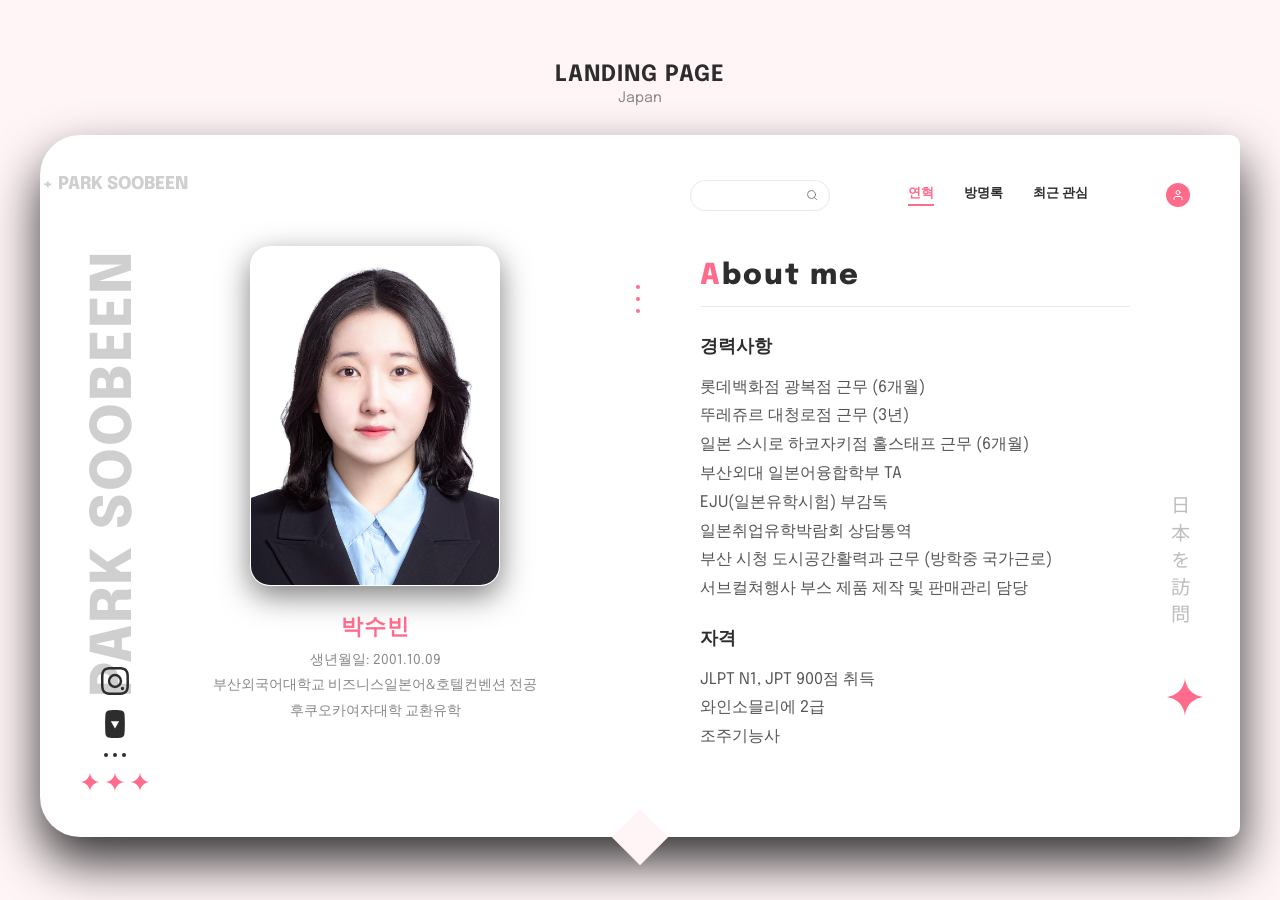
<file: index.html>
<!DOCTYPE html>
<html lang="en">

<head>
    <meta charset="UTF-8">
    <meta name="viewport" content="width=device-width, initial-scale=1.0">
    <title>Landing Page - Japan</title>
    <link rel="preconnect" href="https://fonts.googleapis.com">
    <link rel="preconnect" href="https://fonts.gstatic.com" crossorigin>
    <link
        href="https://fonts.googleapis.com/css2?family=Epilogue:wght@400;600;700;800;900&family=Noto+Sans+JP:wght@400;700;900&display=swap"
        rel="stylesheet">
    <link rel="stylesheet" href="style.css">
</head>

<body>

    <div class="header-title">
        <h1>LANDING PAGE</h1>
        <p>Japan</p>
    </div>

    <div class="landing-card">
        <!-- Left Column -->
        <div class="left-col">
            <div class="left-branding">
                <div class="plus-japan">+ PARK SOOBEEN</div>
                <div class="vert-title">PARK SOOBEEN</div>
                <div class="vert-jp-text">
                    <a href="https://www.instagram.com" target="_blank" class="ig-link" aria-label="Instagram">
                        <svg viewBox="0 0 24 24" class="ig-icon">
                            <path
                                d="M12 2.163c3.204 0 3.584.012 4.85.07 3.252.148 4.771 1.691 4.919 4.919.058 1.265.069 1.645.069 4.849 0 3.205-.012 3.584-.069 4.849-.149 3.225-1.664 4.771-4.919 4.919-1.266.058-1.644.07-4.85.07-3.204 0-3.584-.012-4.849-.07-3.26-.149-4.771-1.699-4.919-4.92-.058-1.265-.07-1.644-.07-4.849 0-3.204.013-3.583.07-4.849.149-3.227 1.664-4.771 4.919-4.919 1.266-.057 1.645-.069 4.849-.069zM12 0C8.741 0 8.333.014 7.053.072 2.695.272.273 2.69.073 7.052.014 8.333 0 8.741 0 12c0 3.259.014 3.668.072 4.948.2 4.358 2.618 6.78 6.98 6.98C8.333 23.986 8.741 24 12 24c3.259 0 3.668-.014 4.948-.072 4.354-.2 6.782-2.618 6.979-6.98.059-1.28.073-1.689.073-4.948 0-3.259-.014-3.667-.072-4.947-.196-4.354-2.617-6.78-6.979-6.98C15.668.014 15.259 0 12 0zm0 5.838a6.162 6.162 0 100 12.324 6.162 6.162 0 000-12.324zM12 16a4 4 0 110-8 4 4 0 010 8zm6.406-11.845a1.44 1.44 0 100 2.881 1.44 1.44 0 000-2.881z" />
                        </svg>
                    </a>
                    <a href="https://www.youtube.com" target="_blank" class="yt-link" aria-label="YouTube">
                        <svg viewBox="0 0 24 24" class="yt-icon">
                            <path
                                d="M23.498 6.186a3.016 3.016 0 0 0-2.122-2.136C19.505 3.545 12 3.545 12 3.545s-7.505 0-9.377.505A3.017 3.017 0 0 0 .502 6.186C0 8.07 0 12 0 12s0 3.93.502 5.814a3.016 3.016 0 0 0 2.122 2.136c1.871.505 9.376.505 9.376.505s7.505 0 9.377-.505a3.015 3.015 0 0 0 2.122-2.136C24 15.93 24 12 24 12s0-3.93-.502-5.814zM9.545 15.568V8.432L15.818 12l-6.273 3.568z" />
                        </svg>
                    </a>
                    <div class="dots">
                        <div></div>
                        <div></div>
                        <div></div>
                    </div>
                    <div class="sparkle-group">
                        <svg viewBox="0 0 24 24" class="sparkle-icon">
                            <path
                                d="M12 0C12 6.62742 17.3726 12 24 12C17.3726 12 12 17.3726 12 24C12 17.3726 6.62742 12 0 12C6.62742 12 12 6.62742 12 0Z" />
                        </svg>
                        <svg viewBox="0 0 24 24" class="sparkle-icon">
                            <path
                                d="M12 0C12 6.62742 17.3726 12 24 12C17.3726 12 12 17.3726 12 24C12 17.3726 6.62742 12 0 12C6.62742 12 12 6.62742 12 0Z" />
                        </svg>
                        <svg viewBox="0 0 24 24" class="sparkle-icon">
                            <path
                                d="M12 0C12 6.62742 17.3726 12 24 12C17.3726 12 12 17.3726 12 24C12 17.3726 6.62742 12 0 12C6.62742 12 12 6.62742 12 0Z" />
                        </svg>
                    </div>
                </div>
            </div>
            <div class="profile-wrapper">
                <div class="image-container">
                    <img src="박수빈님 흰배경.jpg" alt="Profile picture">
                </div>
                <div class="profile-info fade-slide-in">
                    <p class="profile-name">박수빈</p>
                    <p class="profile-detail">생년월일: 2001.10.09</p>
                    <p class="profile-detail">부산외국어대학교 비즈니스일본어&호텔컨벤션 전공</p>
                    <p class="profile-detail">후쿠오카여자대학 교환유학</p>
                </div>
            </div>

            <div class="dots-vert">
                <div class="dot"></div>
                <div class="dot"></div>
                <div class="dot"></div>
            </div>
        </div>

        <!-- Right Column -->
        <div class="right-col">
            <div class="nav-bar">
                <div class="search">
                    <input type="text" placeholder="">
                    <svg viewBox="0 0 24 24" fill="none" stroke="currentColor" stroke-width="2" stroke-linecap="round"
                        stroke-linejoin="round">
                        <circle cx="11" cy="11" r="8"></circle>
                        <line x1="21" y1="21" x2="16.65" y2="16.65"></line>
                    </svg>
                </div>
                <div class="nav-links">
                    <div class="active-link"><a href="index.html" class="nav-a active">연혁</a></div>
                    <div><a href="guestbook.html" class="nav-a">방명록</a></div>
                    <div><a href="interests.html" class="nav-a">최근 관심</a></div>
                </div>
                <div class="profile-icon">
                    <svg viewBox="0 0 24 24" fill="none" stroke="currentColor" stroke-width="2" stroke-linecap="round"
                        stroke-linejoin="round">
                        <path d="M20 21v-2a4 4 0 0 0-4-4H8a4 4 0 0 0-4 4v2"></path>
                        <circle cx="12" cy="7" r="4"></circle>
                    </svg>
                </div>
            </div>

            <div class="content-area fade-slide-in">
                <div class="enjoy-japan">About me</div>
                <div class="line dark"></div>


                <div class="desc" style="margin-bottom: 20px;">
                    <strong>경력사항</strong><br>
                    롯데백화점 광복점 근무 (6개월)<br>
                    뚜레쥬르 대청로점 근무 (3년)<br>
                    일본 스시로 하코자키점 홀스태프 근무 (6개월)<br>
                    부산외대 일본어융합학부 TA<br>
                    EJU(일본유학시험) 부감독<br>
                    일본취업유학박람회 상담통역<br>
                    부산 시청 도시공간활력과 근무 (방학중 국가근로)<br>
                    서브컬쳐행사 부스 제품 제작 및 판매관리 담당
                </div>

                <div class="desc" style="margin-bottom: 40px;">
                    <strong>자격</strong><br>
                    JLPT N1, JPT 900점 취득<br>
                    와인소믈리에 2급<br>
                    조주기능사
                </div>



            </div>

            <div class="vert-tour">Tour</div>
            <div class="vert-jp-tour">日本を訪問</div>
            <svg class="sparkle-big-right sparkle-icon" viewBox="0 0 24 24">
                <path
                    d="M12 0C12 6.62742 17.3726 12 24 12C17.3726 12 12 17.3726 12 24C12 17.3726 6.62742 12 0 12C6.62742 12 12 6.62742 12 0Z" />
            </svg>
        </div>
    </div>

    <script src="script.js"></script>
</body>

</html>
</file>
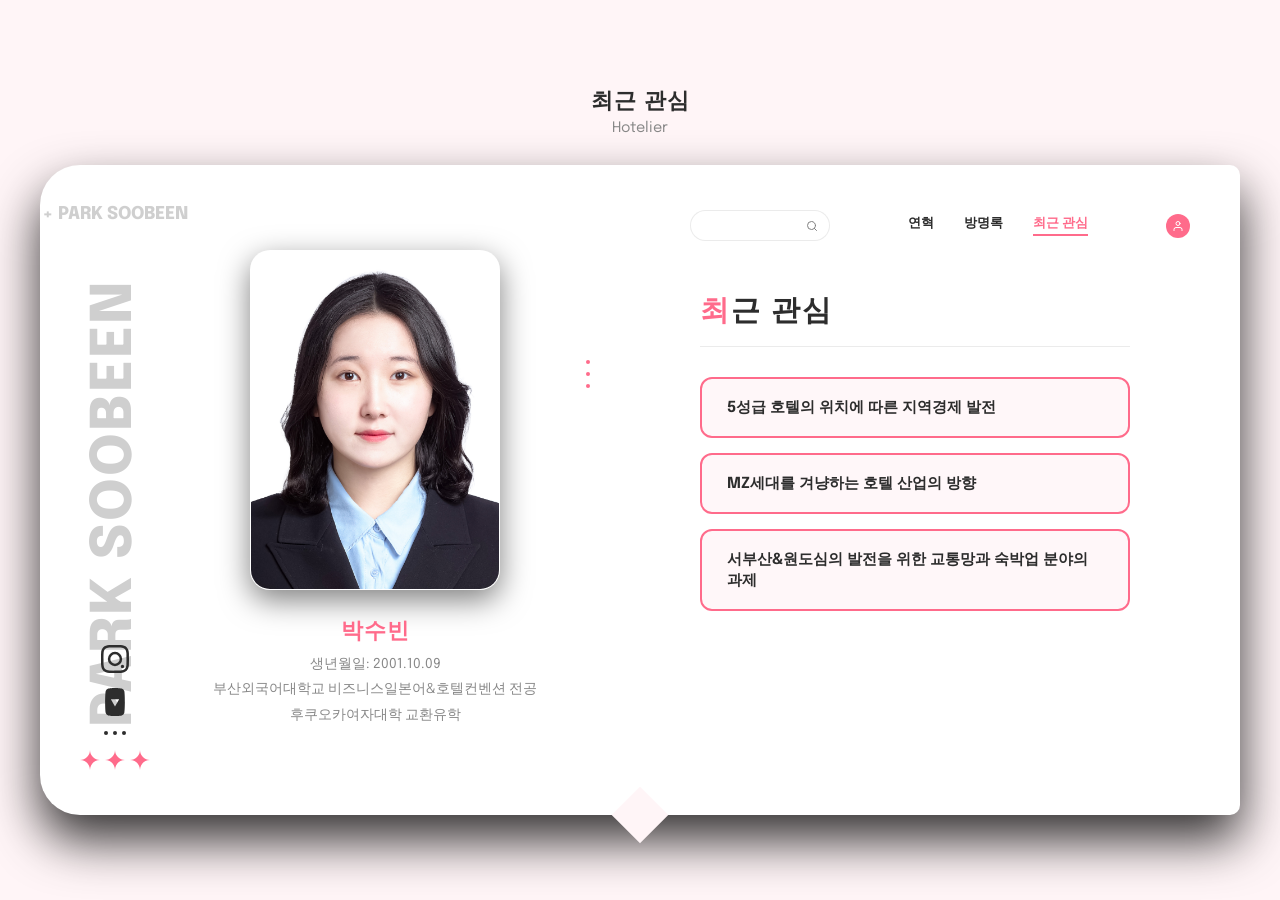
<file: interests.html>
<!DOCTYPE html>
<html lang="en">

<head>
    <meta charset="UTF-8">
    <meta name="viewport" content="width=device-width, initial-scale=1.0">
    <title>최근 관심 - Hotelier</title>
    <link rel="preconnect" href="https://fonts.googleapis.com">
    <link rel="preconnect" href="https://fonts.gstatic.com" crossorigin>
    <link
        href="https://fonts.googleapis.com/css2?family=Epilogue:wght@400;600;700;800;900&family=Noto+Sans+JP:wght@400;700;900&display=swap"
        rel="stylesheet">
    <link rel="stylesheet" href="style.css">
</head>

<body>

    <div class="header-title">
        <h1>최근 관심</h1>
        <p>Hotelier</p>
    </div>

    <div class="landing-card">
        <!-- Left Column -->
        <div class="left-col">
            <div class="left-branding">
                <div class="plus-japan">+ PARK SOOBEEN</div>
                <div class="vert-title">PARK SOOBEEN</div>
                <div class="vert-jp-text">
                    <a href="https://www.instagram.com" target="_blank" class="ig-link" aria-label="Instagram">
                        <svg viewBox="0 0 24 24" class="ig-icon">
                            <path d="M12 2.163c3.204 0 3.584.012 4.85.07 3.252.148 4.771 1.691 4.919 4.919.058 1.265.069 1.645.069 4.849 0 3.205-.012 3.584-.069 4.849-.149 3.225-1.664 4.771-4.919 4.919-1.266.058-1.644.07-4.85.07-3.204 0-3.584-.012-4.849-.07-3.26-.149-4.771-1.699-4.919-4.92-.058-1.265-.07-1.644-.07-4.849 0-3.204.013-3.583.07-4.849.149-3.227 1.664-4.771 4.919-4.919 1.266-.057 1.645-.069 4.849-.069zM12 0C8.741 0 8.333.014 7.053.072 2.695.272.273 2.69.073 7.052.014 8.333 0 8.741 0 12c0 3.259.014 3.668.072 4.948.2 4.358 2.618 6.78 6.98 6.98C8.333 23.986 8.741 24 12 24c3.259 0 3.668-.014 4.948-.072 4.354-.2 6.782-2.618 6.979-6.98.059-1.28.073-1.689.073-4.948 0-3.259-.014-3.667-.072-4.947-.196-4.354-2.617-6.78-6.979-6.98C15.668.014 15.259 0 12 0zm0 5.838a6.162 6.162 0 100 12.324 6.162 6.162 0 000-12.324zM12 16a4 4 0 110-8 4 4 0 010 8zm6.406-11.845a1.44 1.44 0 100 2.881 1.44 1.44 0 000-2.881z"/>
                        </svg>
                    </a>
                    <a href="https://www.youtube.com" target="_blank" class="yt-link" aria-label="YouTube">
                        <svg viewBox="0 0 24 24" class="yt-icon">
                            <path d="M23.498 6.186a3.016 3.016 0 0 0-2.122-2.136C19.505 3.545 12 3.545 12 3.545s-7.505 0-9.377.505A3.017 3.017 0 0 0 .502 6.186C0 8.07 0 12 0 12s0 3.93.502 5.814a3.016 3.016 0 0 0 2.122 2.136c1.871.505 9.376.505 9.376.505s7.505 0 9.377-.505a3.015 3.015 0 0 0 2.122-2.136C24 15.93 24 12 24 12s0-3.93-.502-5.814zM9.545 15.568V8.432L15.818 12l-6.273 3.568z"/>
                        </svg>
                    </a>
                    <div class="dots">
                        <div></div>
                        <div></div>
                        <div></div>
                    </div>
                    <div class="sparkle-group">
                        <svg viewBox="0 0 24 24" class="sparkle-icon">
                            <path d="M12 0C12 6.62742 17.3726 12 24 12C17.3726 12 12 17.3726 12 24C12 17.3726 6.62742 12 0 12C6.62742 12 12 6.62742 12 0Z" />
                        </svg>
                        <svg viewBox="0 0 24 24" class="sparkle-icon">
                            <path d="M12 0C12 6.62742 17.3726 12 24 12C17.3726 12 12 17.3726 12 24C12 17.3726 6.62742 12 0 12C6.62742 12 12 6.62742 12 0Z" />
                        </svg>
                        <svg viewBox="0 0 24 24" class="sparkle-icon">
                            <path d="M12 0C12 6.62742 17.3726 12 24 12C17.3726 12 12 17.3726 12 24C12 17.3726 6.62742 12 0 12C6.62742 12 12 6.62742 12 0Z" />
                        </svg>
                    </div>
                </div>
            </div>
            <div class="profile-wrapper">
                <div class="image-container">
                    <img src="박수빈님 흰배경.jpg" alt="Profile picture">
                </div>
                <div class="profile-info fade-slide-in">
                    <p class="profile-name">박수빈</p>
                    <p class="profile-detail">생년월일: 2001.10.09</p>
                    <p class="profile-detail">부산외국어대학교 비즈니스일본어&호텔컨벤션 전공</p>
                    <p class="profile-detail">후쿠오카여자대학 교환유학</p>
                </div>
                <div class="dots-vert">
                    <div class="dot"></div>
                    <div class="dot"></div>
                    <div class="dot"></div>
                </div>
            </div>
        </div>

        <!-- Right Column -->
        <div class="right-col">
            <div class="nav-bar">
                <div class="search">
                    <input type="text" placeholder="">
                    <svg viewBox="0 0 24 24" fill="none" stroke="currentColor" stroke-width="2" stroke-linecap="round" stroke-linejoin="round">
                        <circle cx="11" cy="11" r="8"></circle>
                        <line x1="21" y1="21" x2="16.65" y2="16.65"></line>
                    </svg>
                </div>
                <div class="nav-links">
                    <div><a href="index.html" class="nav-a">연혁</a></div>
                    <div><a href="guestbook.html" class="nav-a">방명록</a></div>
                    <div class="active-link"><a href="interests.html" class="nav-a active">최근 관심</a></div>
                </div>
                <div class="profile-icon">
                    <svg viewBox="0 0 24 24" fill="none" stroke="currentColor" stroke-width="2" stroke-linecap="round" stroke-linejoin="round">
                        <path d="M20 21v-2a4 4 0 0 0-4-4H8a4 4 0 0 0-4 4v2"></path>
                        <circle cx="12" cy="7" r="4"></circle>
                    </svg>
                </div>
            </div>

            <div class="content-area fade-slide-in">
                <div class="enjoy-japan">최근 관심</div>
                <div class="line dark"></div>

                <div class="interests-container">
                    <div class="interest-bar">
                        <p>5성급 호텔의 위치에 따른 지역경제 발전</p>
                    </div>
                    <div class="interest-bar">
                        <p>MZ세대를 겨냥하는 호텔 산업의 방향</p>
                    </div>
                    <div class="interest-bar">
                        <p>서부산&원도심의 발전을 위한 교통망과 숙박업 분야의 과제</p>
                    </div>
                </div>

            </div>
        </div>
    </div>

    <script src="script.js"></script>
</body>

</html>
</file>
<file: style.css>
:root {
    --bg-dark: #FFF5F7; /* light floral pink background */
    --card-gray: #FFFFFF; /* white card */
    --text-dark: #2D2D2D; /* black text */
    --text-gray: #888888; /* grey text */
    --accent-blue: #FF6B8B; /* radiant pink/coral accent */
    --border-line: rgba(0, 0, 0, 0.08); /* faint dark border */
}

* {
    box-sizing: border-box;
    margin: 0;
    padding: 0;
}

body {
    background-color: var(--bg-dark);
    color: var(--text-dark);
    font-family: 'Epilogue', sans-serif;
    min-height: 100vh;
    display: flex;
    flex-direction: column;
    align-items: center;
    justify-content: center;
    padding: 40px 20px;
}

.header-title {
    text-align: center;
    margin-bottom: 30px;
    text-transform: uppercase;
}

.header-title h1 {
    font-size: 1.4rem;
    font-weight: 700;
    letter-spacing: 1px;
    margin-bottom: 5px;
    color: var(--text-dark);
}

.header-title p {
    font-size: 0.9rem;
    color: var(--text-gray);
    text-transform: none;
}

.landing-card {
    display: flex;
    width: 100%;
    max-width: 1200px;
    min-height: 650px;
    height: auto;
    background-color: var(--card-gray);
    border-radius: 40px 10px 10px 40px;
    color: var(--text-dark);
    position: relative;
    box-shadow: 0 25px 50px rgba(0, 0, 0, 0.8);
    overflow: visible;
}

.landing-card::after {
    content: '';
    position: absolute;
    bottom: -20px;
    left: 50%;
    transform: translateX(-50%) rotate(45deg);
    width: 40px;
    height: 40px;
    background-color: var(--bg-dark);
}

.landing-card::before {
    content: '';
    position: absolute;
    top: 0;
    bottom: 0;
    left: 50%;
    width: 2px;
    background: linear-gradient(to right, rgba(255, 255, 255, 0.05), rgba(255, 255, 255, 0));
    transform: translateX(-50%);
    z-index: 10;
}

.left-col,
.right-col {
    flex: 1;
    position: relative;
    padding: 45px 50px;
}

/* ----- LEFT COLUMN ----- */
.left-col {
    display: flex;
}

.left-branding {
    display: flex;
    flex-direction: column;
    align-items: center;
    width: 50px;
    position: relative;
    margin-right: 20px;
}

.plus-japan {
    font-weight: 800;
    font-size: 1.1rem;
    white-space: nowrap;
    margin-top: -5px;
    margin-bottom: 40px;
    color: #CFCFCF;
}

.vert-title {
    font-size: 3.5rem;
    font-weight: 800;
    transform: rotate(180deg);
    writing-mode: vertical-rl;
    letter-spacing: 2px;
    position: absolute;
    top: 70px;
    color: #CFCFCF;
}

.vert-jp-text {
    font-family: 'Noto Sans JP', sans-serif;
    font-size: 1.6rem;
    font-weight: 900;
    writing-mode: vertical-rl;
    letter-spacing: 6px;
    position: absolute;
    bottom: 0px;
    display: flex;
    align-items: center;
    gap: 15px;
}

.yt-link, .ig-link {
    cursor: pointer;
    transition: transform 0.2s ease, opacity 0.2s;
    display: flex;
    align-items: center;
    justify-content: center;
}

.yt-link:hover, .ig-link:hover {
    transform: scale(1.1);
    opacity: 0.8;
}

.yt-link:hover .yt-icon, .ig-link:hover .ig-icon {
    fill: var(--accent-blue);
}

.yt-icon, .ig-icon {
    width: 28px;
    height: 28px;
    fill: var(--text-dark);
    transform: rotate(90deg);
    transition: fill 0.2s;
}

.sparkle-group {
    display: flex;
    flex-direction: column;
    gap: 5px;
}

.sparkle-group svg {
    width: 20px;
    height: 20px;
    transform: rotate(90deg);
}

.vert-jp-text .dots {
    display: flex;
    flex-direction: column;
    align-items: center;
    gap: 5px;
}

.vert-jp-text .dots div {
    width: 4px;
    height: 4px;
    background: var(--text-dark);
    border-radius: 50%;
}

.profile-wrapper {
    flex: 1;
    display: flex;
    flex-direction: column;
    justify-content: center;
    align-items: center;
    gap: 25px;
    height: 100%;
    position: relative;
}

.image-container {
    width: 250px;
    height: 340px;
    border-radius: 20px;
    overflow: hidden;
    box-shadow: 0 10px 30px rgba(0, 0, 0, 0.5);
    border: 1px solid rgba(255,255,255,0.05);
    position: relative;
}

.image-container img {
    width: 100%;
    height: 100%;
    object-fit: cover;
    object-position: center;
}

.profile-info {
    text-align: center;
    width: 100%;
}

.profile-name {
    font-size: 1.4rem;
    font-weight: 800;
    margin-bottom: 8px;
    color: var(--accent-blue);
    letter-spacing: 1px;
}

.profile-detail {
    font-size: 0.85rem;
    color: var(--text-gray);
    margin-bottom: 5px;
    line-height: 1.5;
}

.dots-vert {
    position: absolute;
    right: 0px;
    top: 150px;
    display: flex;
    flex-direction: column;
    gap: 8px;
}

.dots-vert .dot {
    width: 4px;
    height: 4px;
    background-color: var(--accent-blue);
    border-radius: 50%;
}

/* ----- RIGHT COLUMN ----- */
.nav-bar {
    display: flex;
    justify-content: space-between;
    align-items: center;
    margin-bottom: 50px;
}

.search {
    position: relative;
}

.search input {
    background-color: rgba(255, 255, 255, 0.08);
    color: var(--text-dark);
    border: 1px solid var(--border-line);
    border-radius: 20px;
    padding: 8px 16px;
    padding-right: 32px;
    font-family: inherit;
    font-size: 0.8rem;
    width: 140px;
    outline: none;
    transition: border-color 0.2s;
}

.search input:focus {
    border-color: var(--accent-blue);
}

.search svg {
    position: absolute;
    right: 12px;
    top: 50%;
    transform: translateY(-50%);
    width: 12px;
    height: 12px;
    opacity: 0.6;
    stroke: var(--text-dark);
}

.nav-links {
    display: flex;
    gap: 30px;
    font-size: 0.8rem;
    font-weight: 700;
}

.nav-links div {
    cursor: pointer;
}

.active-link {
    border-bottom: 2px solid var(--accent-blue);
    padding-bottom: 2px;
}

.active-link .nav-a {
    color: var(--accent-blue);
}

.profile-icon {
    width: 24px;
    height: 24px;
    background-color: var(--accent-blue);
    border-radius: 50%;
    color: #fff;
    display: flex;
    align-items: center;
    justify-content: center;
    cursor: pointer;
}

.profile-icon svg {
    width: 12px;
    height: 12px;
}

.content-area {
    padding-right: 60px;
    position: relative;
    padding-left: 10px;
}

.enjoy-japan {
    font-size: 1.8rem;
    font-weight: 800;
    letter-spacing: 2px;
    margin-bottom: 15px;
    color: var(--text-dark);
}

.enjoy-japan::first-letter {
    color: var(--accent-blue);
}

.line {
    width: 100%;
    height: 1px;
    background-color: var(--border-line);
    margin-bottom: 25px;
    position: relative;
}

.desc {
    font-size: 1rem;
    line-height: 1.8;
    color: #555555;
    margin-bottom: 30px;
    max-width: 90%;
}

.desc strong {
    color: var(--text-dark);
    font-weight: 800;
    font-size: 1.1rem;
    display: inline-block;
    margin-bottom: 10px;
}

.cols {
    display: flex;
    gap: 60px;
    margin-bottom: 40px;
    position: relative;
    margin-top: 50px;
}

.cols::before {
    content: '';
    position: absolute;
    top: -20px;
    left: 0;
    width: 100%;
    height: 1px;
    background-color: var(--border-line);
}

.cols .left-part h3 {
    font-size: 1.6rem;
    font-weight: 800;
    margin-bottom: 15px;
    color: var(--accent-blue);
}

.cols .right-part h4 {
    font-size: 0.9rem;
    font-weight: 800;
    margin-bottom: 15px;
}

.cols-text {
    font-size: 0.8rem;
    line-height: 1.6;
    color: var(--text-gray);
    max-width: 200px;
}

.see-more-section {
    position: relative;
    margin-top: 40px;
}

.see-more {
    font-size: 1.2rem;
    font-weight: 800;
    margin-bottom: 15px;
    text-transform: lowercase;
    cursor: pointer;
    display: inline-block;
    color: var(--accent-blue);
}

.bottom-line {
    width: 100%;
    height: 1px;
    background-color: var(--border-line);
    margin-bottom: 15px;
    position: relative;
}

.sparkle-see-more {
    position: absolute;
    right: 0;
    top: -15px;
    width: 30px;
    height: 30px;
}

.footer {
    display: flex;
    justify-content: space-between;
    align-items: center;
}

.address {
    font-size: 0.8rem;
    color: var(--text-gray);
    font-weight: 600;
}

.socials {
    display: flex;
    gap: 8px;
}

.social {
    width: 22px;
    height: 22px;
    background-color: var(--border-line);
    color: var(--text-dark);
    border-radius: 50%;
    display: flex;
    align-items: center;
    justify-content: center;
    font-size: 0.6rem;
    cursor: pointer;
    font-weight: bold;
    transition: background 0.2s, color 0.2s;
}

.social:hover {
    background-color: var(--accent-blue);
    color: #fff;
}

.vert-tour {
    position: absolute;
    right: 40px;
    top: 200px;
    font-size: 2.8rem;
    font-weight: 800;
    writing-mode: vertical-rl;
    letter-spacing: 2px;
    color: rgba(255, 255, 255, 0.05); /* very subtle dark theme watermark */
}

.vert-jp-tour {
    position: absolute;
    right: 45px;
    top: 360px;
    font-family: 'Noto Sans JP', sans-serif;
    font-size: 1.2rem;
    font-weight: 400;
    writing-mode: vertical-rl;
    letter-spacing: 8px;
    opacity: 0.3;
}

.sparkle-big-right {
    position: absolute;
    right: 35px;
    bottom: 120px;
    width: 40px;
    height: 40px;
}

/* SVG Sparkle Icon */
.sparkle-icon {
    fill: var(--accent-blue);
}

/* Guestbook Additions */
.nav-a {
    text-decoration: none;
    color: inherit;
    transition: color 0.2s;
}

.nav-a:hover {
    color: var(--accent-blue);
}

.gb-container {
    margin-top: 30px;
    width: 100%;
}

.gb-form {
    display: flex;
    flex-direction: column;
    gap: 15px;
    margin-bottom: 30px;
}

.gb-form input,
.gb-form textarea {
    background: transparent;
    border: none;
    border-bottom: 1px solid var(--border-line);
    padding: 10px 0;
    font-family: inherit;
    font-size: 0.9rem;
    color: var(--text-dark);
    outline: none;
    resize: none;
    transition: border-color 0.2s;
}

.gb-form input::placeholder,
.gb-form textarea::placeholder {
    color: #555;
}

.gb-form input:focus,
.gb-form textarea:focus {
    border-bottom-color: var(--accent-blue);
}

.gb-submit {
    align-self: flex-start;
    background-color: var(--accent-blue);
    color: #ffffff;
    border: none;
    padding: 10px 24px;
    border-radius: 20px;
    cursor: pointer;
    font-size: 0.8rem;
    font-weight: 700;
    font-family: inherit;
    transition: transform 0.2s, opacity 0.2s;
}

.gb-submit:hover {
    transform: translateY(-2px);
    opacity: 0.9;
    box-shadow: 0 4px 15px rgba(0, 102, 255, 0.4);
}

.gb-entries {
    display: flex;
    flex-direction: column;
    gap: 20px;
    max-height: 200px;
    overflow-y: auto;
    padding-right: 15px;
}

.gb-entries::-webkit-scrollbar {
    width: 4px;
}

.gb-entries::-webkit-scrollbar-thumb {
    background-color: var(--border-line);
    border-radius: 4px;
}

.gb-entry {
    background-color: rgba(255, 255, 255, 0.05);
    padding: 15px;
    border-radius: 10px;
    display: flex;
    flex-direction: column;
    gap: 5px;
    border: 1px solid rgba(255, 255, 255, 0.02);
}

.gb-entry-name {
    font-weight: 800;
    font-size: 0.85rem;
    color: var(--accent-blue);
}

.gb-entry-msg {
    font-size: 0.8rem;
    color: var(--text-gray);
    line-height: 1.5;
}

/* Animations */
.fade-slide-in {
    opacity: 0;
    animation: fadeSlideRight 0.8s cubic-bezier(0.2, 0.8, 0.2, 1) forwards;
}

@keyframes fadeSlideRight {
    0% {
        opacity: 0;
        transform: translateX(-40px);
    }
    100% {
        opacity: 1;
        transform: translateX(0);
    }
}

/* Interests Page Additions */
.interests-container {
    display: flex;
    flex-direction: column;
    gap: 15px;
    margin-top: 30px;
}

.interest-bar {
    border: 2px solid var(--accent-blue);
    border-radius: 12px;
    padding: 18px 25px;
    background-color: rgba(255, 107, 139, 0.05); /* very light pink */
    transition: transform 0.3s ease, box-shadow 0.3s ease, background-color 0.3s ease;
    cursor: default;
    color: var(--text-dark);
    font-weight: 700;
    font-size: 0.95rem;
}

.interest-bar:hover {
    transform: scale(1.02);
    box-shadow: 0 8px 15px rgba(255, 107, 139, 0.15);
    background-color: rgba(255, 107, 139, 0.1);
}

/* Responsive Design */
@media (max-width: 850px) {
    body {
        padding: 20px 10px;
    }

    .landing-card {
        height: auto;
        flex-direction: column;
        border-radius: 20px;
    }

    .landing-card::after,
    .landing-card::before {
        display: none;
    }

    .left-col {
        flex-direction: column;
        padding: 30px 20px;
    }

    .left-branding {
        width: 100%;
        flex-direction: row;
        justify-content: space-between;
        align-items: center;
        margin-right: 0;
        margin-bottom: 20px;
    }

    .plus-japan {
        margin: 0;
        font-size: 1.2rem;
    }

    .vert-title,
    .vert-tour,
    .vert-jp-tour,
    .sparkle-big-right,
    .dots-vert {
        display: none;
    }

    .vert-jp-text {
        position: static;
        writing-mode: horizontal-tb;
        gap: 15px;
    }

    .vert-jp-text .dots {
        flex-direction: row;
    }

    .ig-icon,
    .yt-icon,
    .sparkle-group svg {
        transform: none;
    }

    .sparkle-group {
        flex-direction: row;
    }

    .profile-wrapper {
        height: auto;
        gap: 20px;
    }

    .image-container {
        height: 350px;
        width: 100%;
        max-width: 280px;
        min-height: unset;
        flex: none;
    }
    
    .profile-info {
        margin-bottom: 20px;
    }

    .right-col {
        padding: 30px 20px;
    }

    .nav-bar {
        flex-direction: column;
        align-items: flex-start;
        gap: 20px;
        margin-bottom: 30px;
    }

    .search {
        width: 100%;
    }

    .search input {
        width: 100%;
    }

    .nav-links {
        flex-wrap: wrap;
        gap: 15px;
        width: 100%;
    }

    .content-area {
        padding-right: 0;
        padding-left: 0;
    }

    .cols {
        flex-direction: column;
        gap: 25px;
        margin-top: 30px;
        margin-bottom: 30px;
    }

    .cols-text {
        max-width: 100%;
    }

    .footer {
        flex-direction: column;
        align-items: flex-start;
        gap: 15px;
    }
}
</file>
